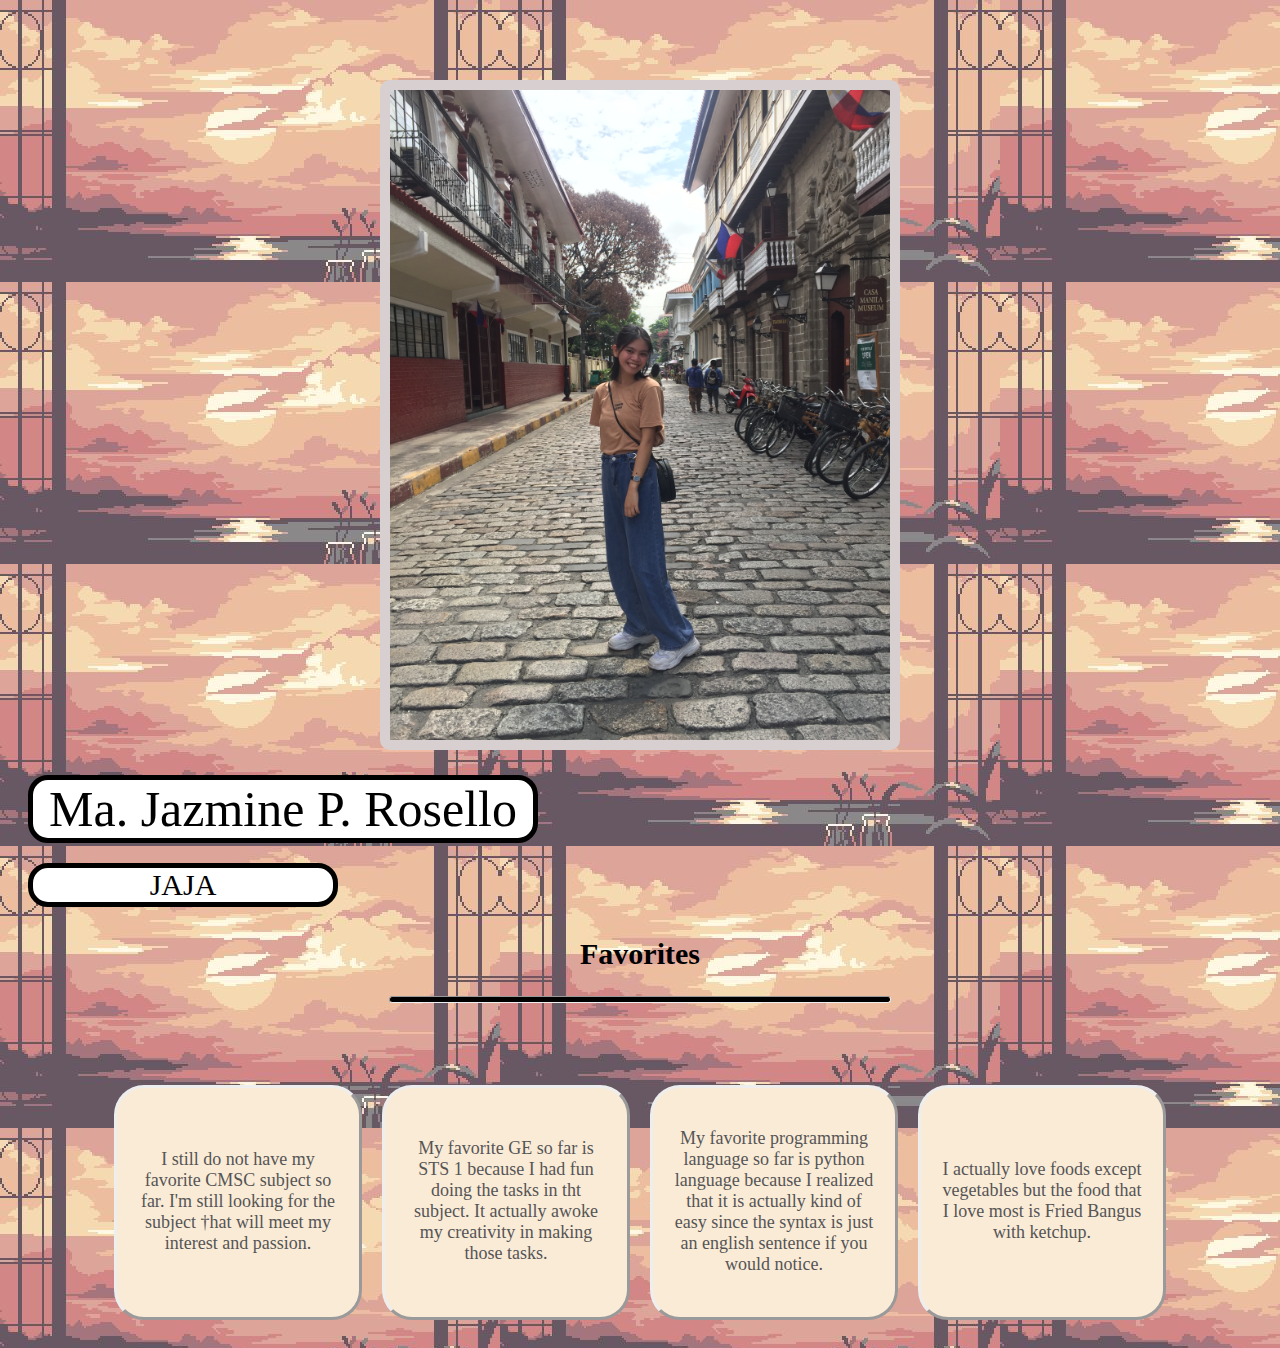
<file: index.html>
<!DOCTYPE html>
<html>
    <head>
        <title>Jazmine Rosello's Data</title>
        <link rel="Stylesheet" type="text/css" href="jaz.css">
        <link rel="stylesheet" href="https://cdnjs.cloudflare.com/ajax/libs/font-awesome/4.7.0/css/font-awesome.min.css">
    
    </head>
    <body>
        <!--This if for my picture useing the img src with a corresponding width, height and class. The class would be used
        for referencing when we edit the css. There are also the paragraphs and corresponding class -->
        <img src="picture/jaja.JPG" width="500px" height="650px" class="image">
        <p class="name"> Ma. Jazmine P. Rosello </p>
        <p class="nickname">JAJA</p>

        <div class="favo">
            <h2 class="myfavorites">Favorites</h2>
            <hr id="lineafter">
            <br />
            <br />
            <br />
            <div class="indivrev">
                <table align="center" cellspacing="20px"> 
                    <!--This table row is for the favorites branch part so there are 4 columns and each column
                    answers the 4 questions or data information needed to have for favorite branch-->
                    <tr>
                        <td colspan="2" rowspan="2"> <br />
                        
                        <p> I still do not have my favorite CMSC subject so far.
                            I'm still looking for the subject †hat will meet my interest and passion. <br /> <br />
                        </p></td> 
    
                        <td colspan="2" rowspan="2"> <br />
                            <p> My favorite GE so far is STS 1 because I had fun doing the tasks in tht subject. 
                                It actually awoke my creativity in making those tasks. <br /> <br />
                            </p></td> </td>
    
                        <td colspan="2" rowspan="2"> <br />
                            <p> My favorite programming language so far is python language because I realized that it
                                is actually kind of easy since the syntax is just an english sentence if you would notice. <br /> <br />
                            </p></td> 

                        <td colspan="2" rowspan="2"> <br />
                            <p> I actually love foods except vegetables but the food that I love most is Fried Bangus with ketchup. <br /> <br />
                            </p></td> 
                    </tr>
                </table> 
            </div>
        </div>
    </body> 
</html>
</file>
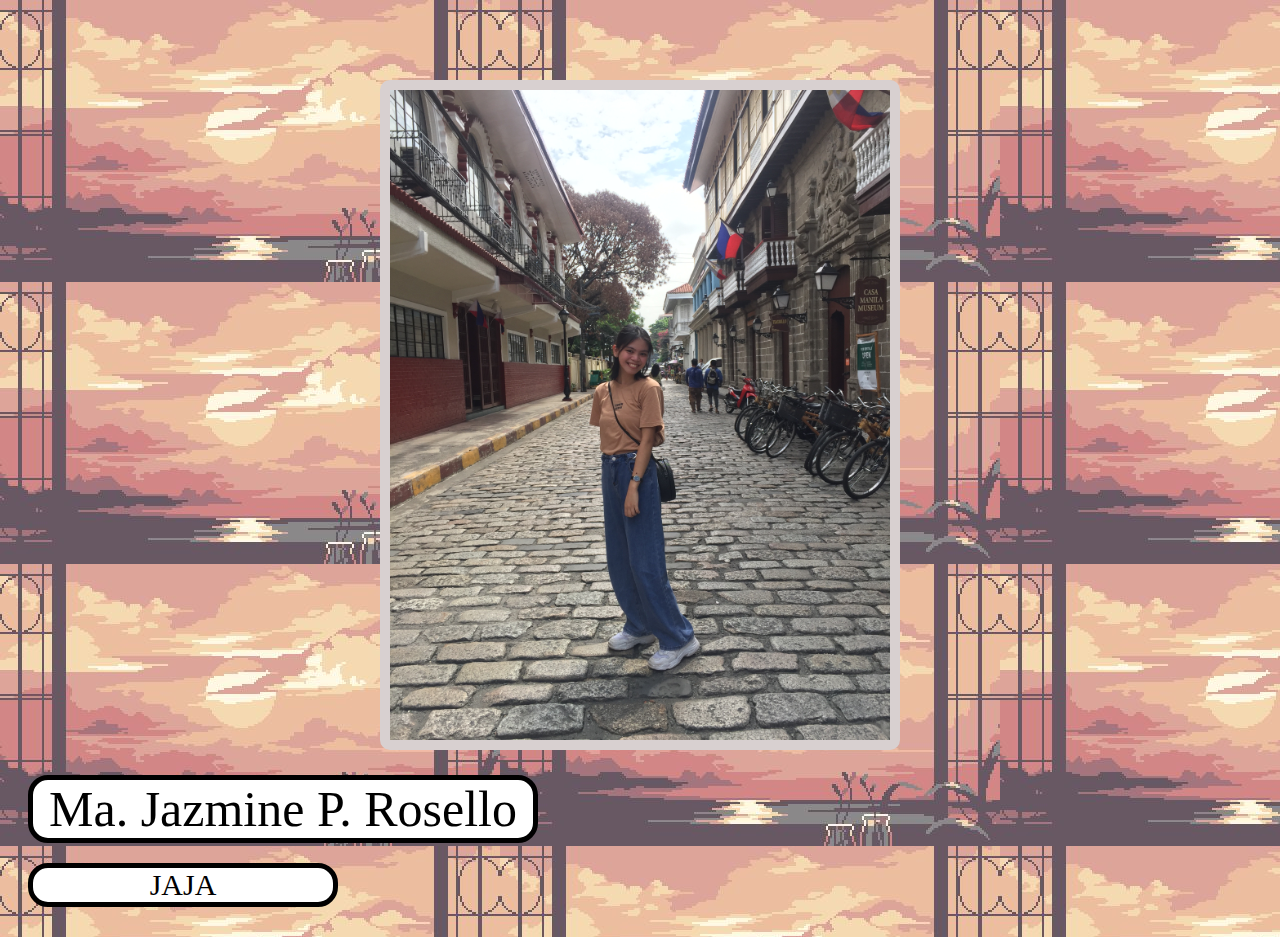
<file: jaz.html>
<!DOCTYPE html>
<html>
    <head>
        <title>Jazmine Rosello's Data</title>
        <link rel="Stylesheet" type="text/css" href="jaz.css">
        <link rel="stylesheet" href="https://cdnjs.cloudflare.com/ajax/libs/font-awesome/4.7.0/css/font-awesome.min.css">
    
    </head>
    <body>
        <img src="picture/jaja.JPG" width="500px" height="650px" class="image">
        <p class="name"> Ma. Jazmine P. Rosello </p>
        <p class="nickname">JAJA</p>
        
     </body>
</html>
</file>
<file: jaz.css>
body{
   
    background-image: url(picture/bg.jpeg); /* this is for the background image of the page*/
    
}

.image {
    /* For image*/
    display: block;
    margin-left: auto;
    margin-right: auto;
    margin-top: 80px;
    border-radius: 10px;
    transition: 0.5s;
    border: 10px solid rgb(216, 208, 208);
    
    
}

.image:hover{
    /* To hover aor everytime 'yung arrow or mouse ay natapat sa pic maghohver yung pic with a transition of .5 secs*/
    transform: translateY(-5px);
}

.name{
    /* This if for the Full name*/
    text-align: center;
    font-size: 50px;
    margin-top: 25px;
    margin-left: 20px;
    margin-bottom: 20px;
    border-radius: 20px;
    border: 5px solid rgb(0, 0, 0);
    background-color: white;
    max-width: 500px;
}

.nickname{
    /* for the nickname */
    text-align: center;
    font-size: 30px;
    margin-top: 10px;
    margin-left: 20px;
    border: 5px solid rgb(0, 0, 0);
    border-radius: 20px;
    background-color: white;
    max-width: 300px;
}


.myfavorites{
    /* for the favorites word */
    font-family: times; 
    font-size: 30px; 
    text-align: center;
    color: rgb(0, 0, 0);
    
}

#lineafter{
    /* for the horizontal line */
    margin-top: 0%;
    background: #010101;
    width: 500px;
    height: 5px;
    border-radius: 5px;
}

.indivrev table tr td {
     /* for the table row and table data since we input the 4 favorites into table with a corresponding padding to look like they are separated */
    color: #555;
    text-align: center;
    font-size: 18px;
    border-radius: 30px;
    background-color: antiquewhite;
    transition: 0.5s;
    border-style: outset;
}

.indivrev table tr td:hover{
    transform: translateY(-5px); 
}

.indivrev table tr td p{
     /* for the text or paragraphs inside the table */
    text-align: center;
    width: 200px;
    margin-left: 20px;
    margin-right: 20px;
    margin-bottom: 20px;
}
</file>
